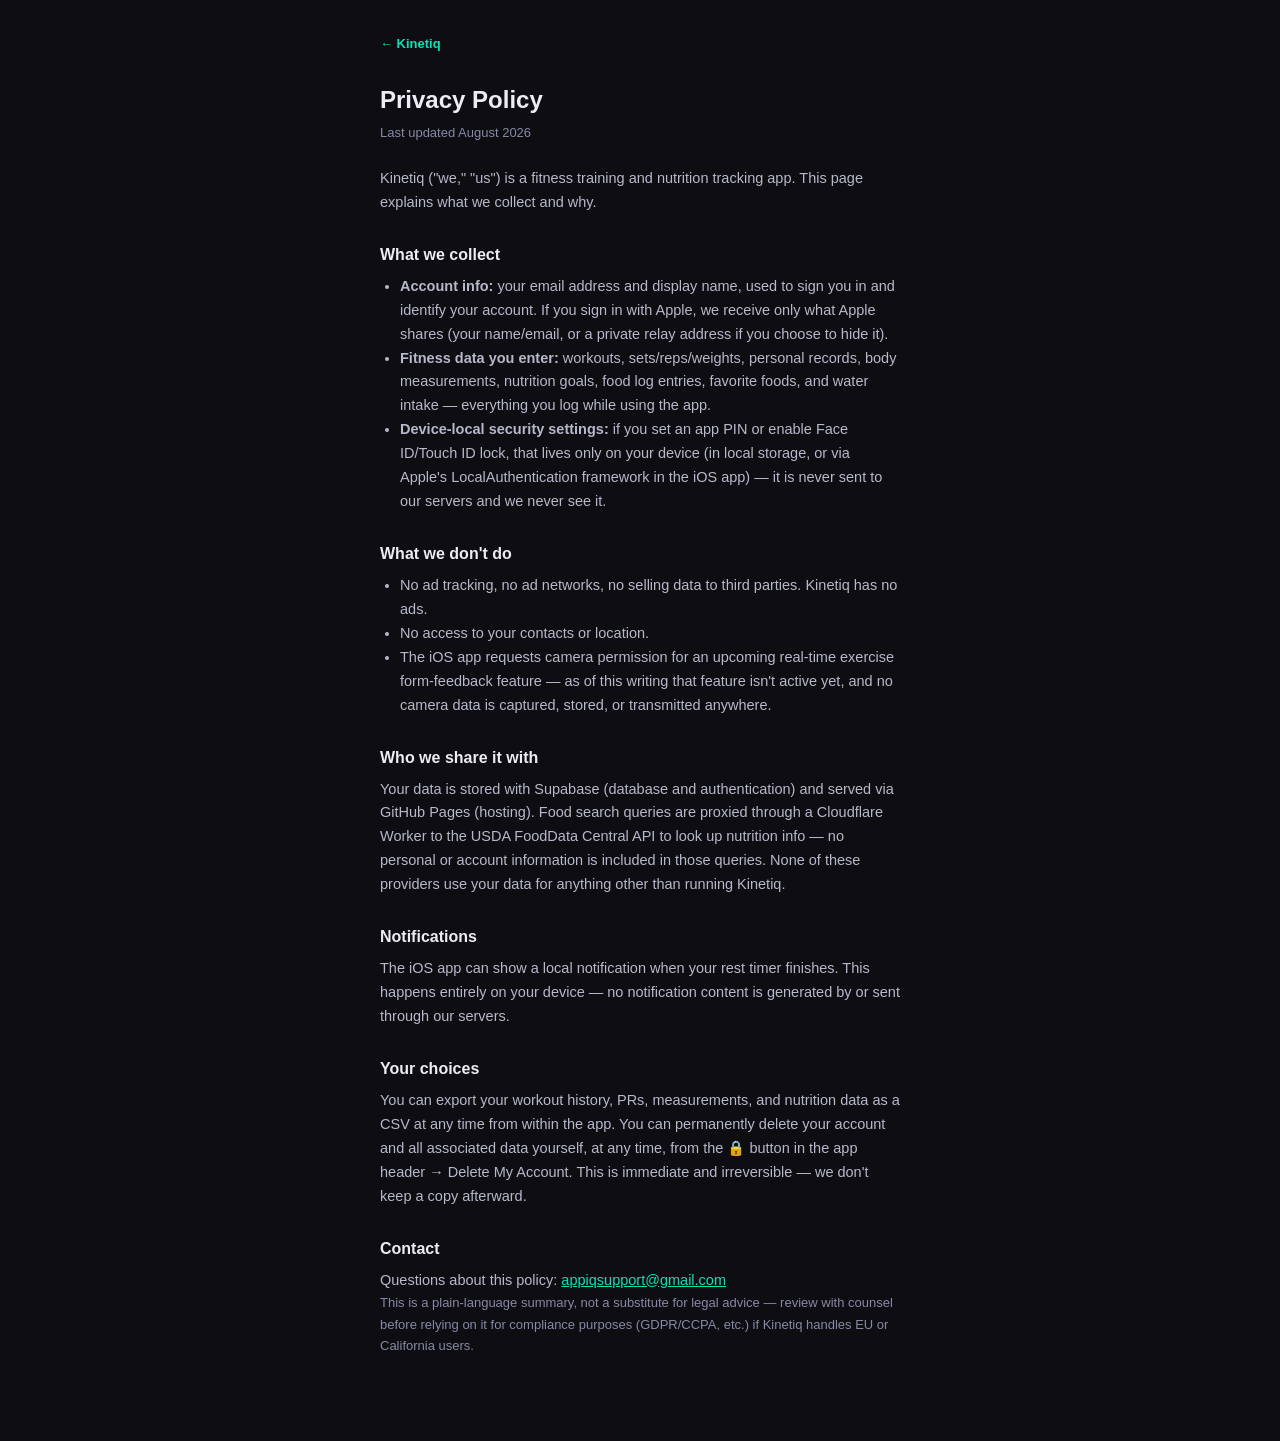
<file: privacy.html>
<!DOCTYPE html>
<html lang="en">
<head>
<meta charset="UTF-8" />
<meta name="viewport" content="width=device-width, initial-scale=1" />
<meta name="theme-color" content="#0d0d12" />
<title>Privacy Policy — Kinetiq</title>
<link rel="stylesheet" href="style.css" />
<style>
  body { background: var(--bg); }
  .doc { max-width: 560px; margin: 0 auto; padding: 32px 20px 60px; }
  .doc .back { display: inline-block; color: var(--acc); text-decoration: none; font-size: 13px; font-weight: 700; margin-bottom: 20px; }
  .doc h1 { font-size: 24px; margin: 8px 0 4px; color: var(--t1); }
  .doc .updated { color: var(--t2); font-size: 13px; margin-bottom: 24px; }
  .doc h2 { font-size: 16px; margin: 28px 0 8px; color: var(--t1); }
  .doc p, .doc li { font-size: 14.5px; line-height: 1.65; color: var(--desc); }
  .doc ul { padding-left: 20px; margin: 0; }
  .doc a { color: var(--acc); }
</style>
</head>
<body>
<div class="doc">
  <a class="back" href="index.html">&larr; Kinetiq</a>

  <h1>Privacy Policy</h1>
  <p class="updated">Last updated August 2026</p>

  <p>Kinetiq ("we," "us") is a fitness training and nutrition tracking app. This page explains what we collect and why.</p>

  <h2>What we collect</h2>
  <ul>
    <li><strong>Account info:</strong> your email address and display name, used to sign you in and identify your account. If you sign in with Apple, we receive only what Apple shares (your name/email, or a private relay address if you choose to hide it).</li>
    <li><strong>Fitness data you enter:</strong> workouts, sets/reps/weights, personal records, body measurements, nutrition goals, food log entries, favorite foods, and water intake — everything you log while using the app.</li>
    <li><strong>Device-local security settings:</strong> if you set an app PIN or enable Face ID/Touch ID lock, that lives only on your device (in local storage, or via Apple's LocalAuthentication framework in the iOS app) — it is never sent to our servers and we never see it.</li>
  </ul>

  <h2>What we don't do</h2>
  <ul>
    <li>No ad tracking, no ad networks, no selling data to third parties. Kinetiq has no ads.</li>
    <li>No access to your contacts or location.</li>
    <li>The iOS app requests camera permission for an upcoming real-time exercise form-feedback feature — as of this writing that feature isn't active yet, and no camera data is captured, stored, or transmitted anywhere.</li>
  </ul>

  <h2>Who we share it with</h2>
  <p>Your data is stored with Supabase (database and authentication) and served via GitHub Pages (hosting). Food search queries are proxied through a Cloudflare Worker to the USDA FoodData Central API to look up nutrition info — no personal or account information is included in those queries. None of these providers use your data for anything other than running Kinetiq.</p>

  <h2>Notifications</h2>
  <p>The iOS app can show a local notification when your rest timer finishes. This happens entirely on your device — no notification content is generated by or sent through our servers.</p>

  <h2>Your choices</h2>
  <p>You can export your workout history, PRs, measurements, and nutrition data as a CSV at any time from within the app. You can permanently delete your account and all associated data yourself, at any time, from the 🔒 button in the app header → Delete My Account. This is immediate and irreversible — we don't keep a copy afterward.</p>

  <h2>Contact</h2>
  <p>Questions about this policy: <a href="mailto:appiqsupport@gmail.com">appiqsupport@gmail.com</a></p>

  <p class="updated">This is a plain-language summary, not a substitute for legal advice — review with counsel before relying on it for compliance purposes (GDPR/CCPA, etc.) if Kinetiq handles EU or California users.</p>
</div>
</body>
</html>
</file>
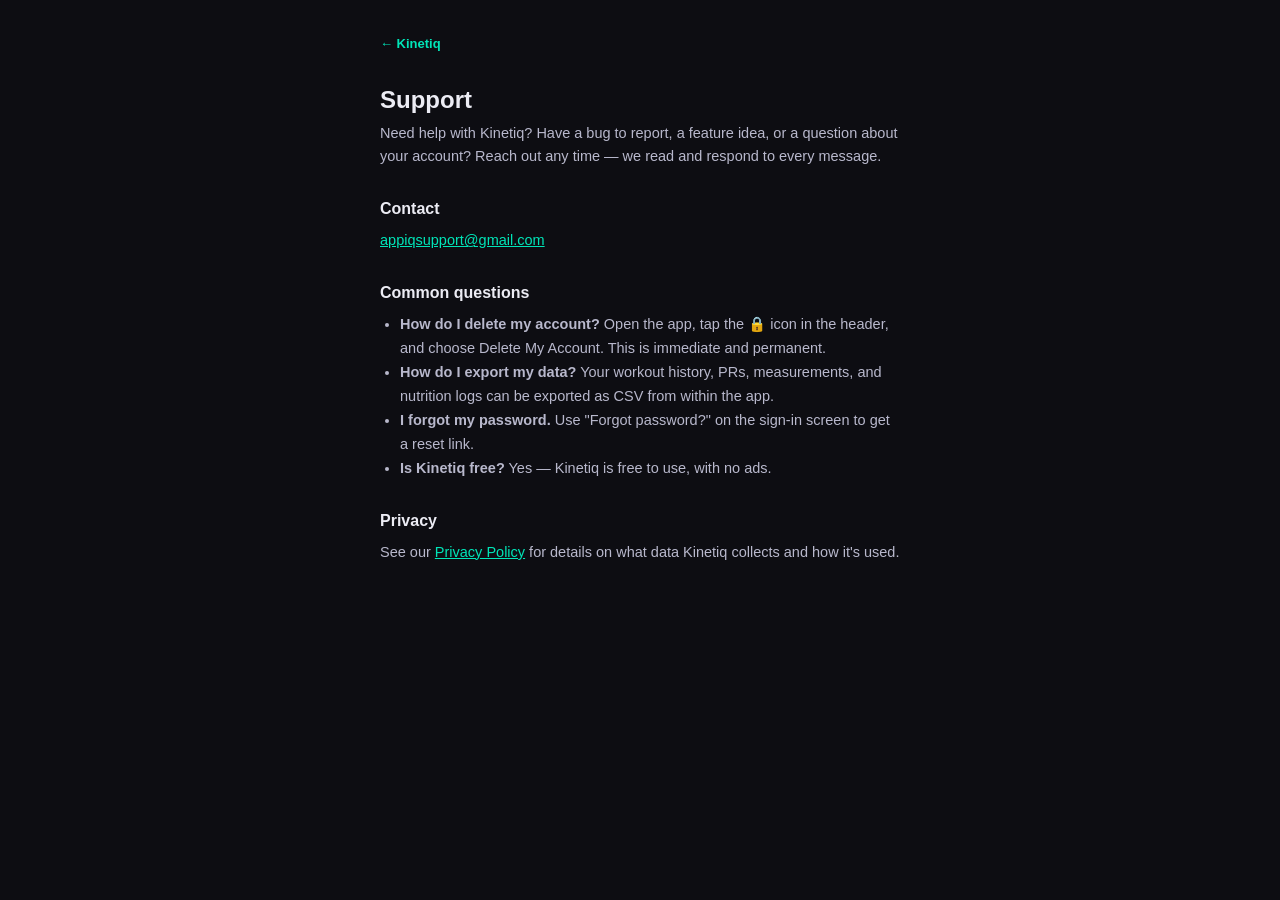
<file: support.html>
<!DOCTYPE html>
<html lang="en">
<head>
<meta charset="UTF-8" />
<meta name="viewport" content="width=device-width, initial-scale=1" />
<meta name="theme-color" content="#0d0d12" />
<title>Support — Kinetiq</title>
<link rel="stylesheet" href="style.css" />
<style>
  body { background: var(--bg); }
  .doc { max-width: 560px; margin: 0 auto; padding: 32px 20px 60px; }
  .doc .back { display: inline-block; color: var(--acc); text-decoration: none; font-size: 13px; font-weight: 700; margin-bottom: 20px; }
  .doc h1 { font-size: 24px; margin: 8px 0 4px; color: var(--t1); }
  .doc h2 { font-size: 16px; margin: 28px 0 8px; color: var(--t1); }
  .doc p, .doc li { font-size: 14.5px; line-height: 1.65; color: var(--desc); }
  .doc ul { padding-left: 20px; margin: 0; }
  .doc a { color: var(--acc); }
</style>
</head>
<body>
<div class="doc">
  <a class="back" href="index.html">&larr; Kinetiq</a>

  <h1>Support</h1>

  <p>Need help with Kinetiq? Have a bug to report, a feature idea, or a question about your account? Reach out any time — we read and respond to every message.</p>

  <h2>Contact</h2>
  <p><a href="mailto:appiqsupport@gmail.com">appiqsupport@gmail.com</a></p>

  <h2>Common questions</h2>
  <ul>
    <li><strong>How do I delete my account?</strong> Open the app, tap the 🔒 icon in the header, and choose Delete My Account. This is immediate and permanent.</li>
    <li><strong>How do I export my data?</strong> Your workout history, PRs, measurements, and nutrition logs can be exported as CSV from within the app.</li>
    <li><strong>I forgot my password.</strong> Use "Forgot password?" on the sign-in screen to get a reset link.</li>
    <li><strong>Is Kinetiq free?</strong> Yes — Kinetiq is free to use, with no ads.</li>
  </ul>

  <h2>Privacy</h2>
  <p>See our <a href="privacy.html">Privacy Policy</a> for details on what data Kinetiq collects and how it's used.</p>
</div>
</body>
</html>
</file>
<file: style.css>
/* ===== RESET & ROOT ===== */
*, *::before, *::after { box-sizing: border-box; margin: 0; padding: 0; }

:root {
  /* Background layers */
  --bg:      #0d0d12;
  --bg2:     #13131a;
  --bg3:     #1c1c26;
  --bg4:     #252530;
  --border:  #2e2e3e;
  
  /* Accent colors — IQ Brand */
  --acc:     #00e5b8;   /* IQ teal — primary brand color */
  --acc2:    #ff6030;   /* orange — intensity, danger, secondary */
  --acc3:    #30b8ff;   /* blue — info, charts, AI */
  --ok:      #30e87a;
  --danger:  #ff3a4a;
  
  /* Text colors */
  --t1:      #ececf4;
  --t2:      #8888a8;
  --t3:      #4a4a64;
  --desc:    #b8b8cc; /* brighter than --t2, for description/body copy meant to be read carefully */
  
  /* Program colors - Core Cycle (Blue/Purple family) */
  --prog-strong:      linear-gradient(135deg, #667eea 0%, #764ba2 100%);
  --prog-strong-solid: #667eea;
  --prog-hypertrophy: linear-gradient(135deg, #f093fb 0%, #f5576c 100%);
  --prog-hypertrophy-solid: #f093fb;
  --prog-balance:     linear-gradient(135deg, #4facfe 0%, #00f2fe 100%);
  --prog-balance-solid: #4facfe;
  --prog-deload:      linear-gradient(135deg, #43e97b 0%, #38f9d7 100%);
  --prog-deload-solid: #43e97b;
  
  /* Program colors - Standalone (Green/Teal family) */
  --prog-mobility:    linear-gradient(135deg, #fa709a 0%, #fee140 100%);
  --prog-mobility-solid: #fa709a;
  --prog-hiit:        linear-gradient(135deg, #ff9a56 0%, #ff6a88 100%);
  --prog-hiit-solid: #ff9a56;
  --prog-resilience:  linear-gradient(135deg, #a8edea 0%, #fed6e3 100%);
  --prog-resilience-solid: #a8edea;
  
  /* Elevation shadows */
  --shadow-sm: 0 1px 2px 0 rgba(0, 0, 0, 0.3);
  --shadow-md: 0 4px 6px -1px rgba(0, 0, 0, 0.4), 0 2px 4px -1px rgba(0, 0, 0, 0.3);
  --shadow-lg: 0 10px 15px -3px rgba(0, 0, 0, 0.5), 0 4px 6px -2px rgba(0, 0, 0, 0.3);
  --shadow-xl: 0 20px 25px -5px rgba(0, 0, 0, 0.6), 0 10px 10px -5px rgba(0, 0, 0, 0.4);
  
  /* Dimensions */
  --nav-h:    56px;
  --topbar-h: calc(var(--nav-h) + env(safe-area-inset-top, 0px));
  --tab-h:    58px;
  --radius-sm: 8px;
  --radius-md: 12px;
  --radius-lg: 16px;
}

html {
  -webkit-text-size-adjust: 100%;
  text-size-adjust: 100%;
}

body {
  font-family: -apple-system, BlinkMacSystemFont, "Segoe UI", Roboto, Helvetica, Arial, sans-serif;
  background-color: var(--bg);
  color: var(--t1);
  font-size: 15px;
  line-height: 1.5;
  min-height: 100vh;
  -webkit-font-smoothing: antialiased;
  -moz-osx-font-smoothing: grayscale;
}

/* ===== TOPBAR ===== */
#topbar {
  position: fixed;
  top: 0; left: 0; right: 0;
  z-index: 100;
  height: var(--topbar-h);
  display: flex;
  align-items: center;
  justify-content: space-between;
  padding: 0 16px;
  padding-top: env(safe-area-inset-top, 0px);
  background-color: var(--bg);
  border-bottom: 1px solid var(--border);
}

#logo {
  font-size: 20px;
  font-weight: 900;
  letter-spacing: 2px;
  color: var(--acc);
}

#topbar-right {
  display: flex;
  align-items: center;
  gap: 8px;
}

/* Hide trophy button on mobile (use tab bar instead) */
#trophy-btn {
  display: none;
}

#pill {
  display: none;
  align-items: center;
  gap: 6px;
  background-color: var(--acc2);
  color: #fff;
  padding: 6px 12px;
  border-radius: 20px;
  border: none;
  font-size: 13px;
  font-weight: 700;
  cursor: pointer;
  font-family: inherit;
}
#pill.show { display: flex; }

#rt-pill {
  display: none;
  align-items: center;
  gap: 6px;
  background-color: var(--acc);
  color: #000;
  padding: 6px 12px;
  border-radius: 20px;
  border: none;
  font-size: 13px;
  font-weight: 700;
  cursor: pointer;
  font-family: inherit;
  animation: pulseRT 1.5s ease-in-out infinite;
}
#rt-pill.show { display: flex; }
@keyframes pulseRT {
  0%, 100% { opacity: 1; }
  50% { opacity: 0.7; }
}

#nav-desktop { display: none; }

/* ===== BOTTOM TAB BAR ===== */
#tab-bar {
  position: fixed;
  bottom: 0; left: 0; right: 0;
  z-index: 100;
  display: flex;
  background-color: var(--bg2);
  border-top: 1px solid var(--border);
  padding-bottom: env(safe-area-inset-bottom, 0px);
}

.tab {
  flex: 1;
  display: flex;
  flex-direction: column;
  align-items: center;
  justify-content: center;
  gap: 2px;
  padding: 8px 4px;
  border: none;
  background: transparent;
  color: var(--t3);
  font-size: 10px;
  font-weight: 600;
  cursor: pointer;
  font-family: inherit;
}
.tab span { font-size: 20px; line-height: 1; }
.tab.active { color: var(--acc); }

/* ===== PAGE WRAP ===== */
#page-wrap {
  padding-top: calc(var(--topbar-h) + 12px);
  padding-bottom: calc(var(--tab-h) + env(safe-area-inset-bottom, 0px) + 12px);
}

/* ===== VIEWS ===== */
.view {
  display: none;
  flex-direction: column;
  gap: 14px;
  padding: 0 14px;
}
.view.active { 
  display: flex; 
  animation: fadeIn 0.3s cubic-bezier(0.4, 0, 0.2, 1);
}

@keyframes fadeIn {
  from {
    opacity: 0;
    transform: translateY(10px);
  }
  to {
    opacity: 1;
    transform: translateY(0);
  }
}

/* ===== BUTTONS ===== */
.btn-p, .btn-s, .btn-d, .btn-g {
  display: inline-flex;
  align-items: center;
  justify-content: center;
  gap: 6px;
  border-radius: 10px;
  border: none;
  font-family: inherit;
  font-weight: 700;
  cursor: pointer;
  padding: 11px 18px;
  font-size: 14px;
  text-align: center;
  white-space: nowrap;
  -webkit-tap-highlight-color: transparent;
  transition: all 0.2s cubic-bezier(0.4, 0, 0.2, 1);
  box-shadow: var(--shadow-sm);
}
.btn-p { background-color: var(--acc); color: #000; }
.btn-p:hover { transform: translateY(-1px); box-shadow: var(--shadow-md); filter: brightness(1.1); }
.btn-p:active { transform: translateY(0); box-shadow: var(--shadow-sm); }

.btn-s { background-color: var(--bg3); color: var(--t1); border: 1px solid var(--border); }
.btn-s:hover { background-color: var(--bg4); border-color: var(--t3); transform: translateY(-1px); box-shadow: var(--shadow-md); }
.btn-s:active { transform: translateY(0); box-shadow: var(--shadow-sm); }

.btn-d { background-color: var(--danger); color: #fff; }
.btn-d:hover { transform: translateY(-1px); box-shadow: var(--shadow-md); filter: brightness(1.1); }
.btn-d:active { transform: translateY(0); box-shadow: var(--shadow-sm); }

.btn-g { background-color: transparent; color: var(--t2); border: 1px solid var(--border); }
.btn-g:hover { color: var(--t1); border-color: var(--t3); background-color: var(--bg3); }

.btn-sm { padding: 8px 14px; font-size: 13px; }
.btn-xs { padding: 6px 11px; font-size: 12px; }

/* ===== CARDS ===== */
.card {
  background-color: var(--bg2);
  border: 1px solid var(--border);
  border-radius: var(--radius-md);
  overflow: hidden;
  box-shadow: var(--shadow-sm);
  transition: all 0.2s cubic-bezier(0.4, 0, 0.2, 1);
}
.card-h {
  padding: 13px 16px;
  border-bottom: 1px solid var(--border);
  font-weight: 700;
  font-size: 14px;
}
.card-b { padding: 12px; }

/* ===== STAT GRID ===== */
.stat-grid {
  display: grid;
  grid-template-columns: 1fr 1fr;
  gap: 10px;
  padding: 0 2px; /* Add small padding to prevent edge overflow */
}
.stat-card {
  background: linear-gradient(135deg, var(--bg2) 0%, var(--bg3) 100%);
  border: 1px solid var(--border);
  border-radius: var(--radius-md);
  padding: 14px 15px;
  position: relative;
  overflow: hidden;
  box-shadow: var(--shadow-sm);
  transition: all 0.2s cubic-bezier(0.4, 0, 0.2, 1);
}
.stat-card:hover {
  transform: translateY(-2px);
  box-shadow: var(--shadow-md);
  border-color: var(--t3);
}
.stat-card::before {
  content: '';
  position: absolute;
  top: 0; left: 0;
  width: 3px; height: 100%;
}
.s1::before { background: linear-gradient(180deg, var(--acc) 0%, var(--acc2) 100%); }
.s2::before { background: linear-gradient(180deg, var(--acc2) 0%, #ff8a50 100%); }
.s3::before { background: linear-gradient(180deg, var(--acc3) 0%, #50d4ff 100%); }
.s4::before { background: linear-gradient(180deg, var(--ok) 0%, #50ffa8 100%); }
.sl { font-size: 10px; font-weight: 700; color: var(--t3); text-transform: uppercase; letter-spacing: 0.8px; display: flex; align-items: center; gap: 4px; }
.stat-icon { font-size: 14px; opacity: 0.8; }
.sv { font-size: 30px; font-weight: 900; color: var(--t1); line-height: 1.1; margin-top: 3px; }
.ss { font-size: 11px; color: var(--t2); margin-top: 1px; }

/* ===== PROGRESS INDICATORS ===== */
.progress-item {
  margin-bottom: 16px;
}
.progress-item:last-child {
  margin-bottom: 0;
}
.progress-header {
  display: flex;
  justify-content: space-between;
  align-items: center;
  margin-bottom: 8px;
}
.progress-label {
  font-size: 14px;
  font-weight: 700;
  color: var(--t1);
}
.progress-pct {
  font-size: 13px;
  font-weight: 700;
  color: var(--acc);
}
.progress-bar-container {
  height: 8px;
  background: var(--bg4);
  border-radius: 12px;
  overflow: hidden;
  position: relative;
}
.progress-bar-fill {
  height: 100%;
  background: linear-gradient(90deg, var(--acc) 0%, var(--acc2) 100%);
  border-radius: 12px;
  width: 0%;
  transition: width 0.6s cubic-bezier(0.4, 0, 0.2, 1);
}
.progress-sub {
  font-size: 11px;
  color: var(--t2);
  margin-top: 6px;
}
.trend-up {
  color: var(--ok);
}
.trend-up::before {
  content: '↑ ';
  font-size: 13px;
}
.trend-down {
  color: var(--danger);
}
.trend-down::before {
  content: '↓ ';
  font-size: 13px;
}
.streak-milestone {
  color: var(--acc);
  font-weight: 700;
}

/* ===== SECTION LABEL ===== */
.sec-lbl {
  font-size: 11px;
  font-weight: 700;
  color: var(--t3);
  text-transform: uppercase;
  letter-spacing: 0.8px;
}

/* ===== PAGE HEADER ===== */
.ph {
  display: flex;
  align-items: flex-start;
  justify-content: space-between;
  gap: 10px;
  padding: 4px 0;
}
.ptitle { font-size: 30px; font-weight: 900; color: var(--t1); }
.psub { font-size: 12px; color: var(--t2); }

/* ===== ROW ITEMS ===== */
.row-item {
  display: flex;
  align-items: center;
  justify-content: space-between;
  padding: 12px 14px;
  gap: 10px;
  cursor: pointer;
  border-bottom: 1px solid var(--border);
  -webkit-tap-highlight-color: transparent;
  background-color: transparent;
  border-left: none;
  border-right: none;
  border-top: none;
  width: 100%;
  text-align: left;
  font-family: inherit;
  color: var(--t1);
}
.row-item:last-child { border-bottom: none; }
.row-name { font-weight: 600; font-size: 14px; color: var(--t1); }
.row-meta { font-size: 12px; color: var(--t2); margin-top: 2px; }

/* ===== PROGRAM CARDS ===== */
.prog-card {
  background-color: var(--bg2);
  border: 1px solid var(--border);
  border-radius: var(--radius-md);
  overflow: hidden;
  cursor: pointer;
  margin-bottom: 12px;
  display: block;
  width: 100%;
  text-align: left;
  font-family: inherit;
  color: var(--t1);
  -webkit-tap-highlight-color: transparent;
  box-shadow: var(--shadow-sm);
  transition: all 0.2s cubic-bezier(0.4, 0, 0.2, 1);
}
.prog-card:hover {
  transform: translateY(-2px);
  box-shadow: var(--shadow-md);
  border-color: var(--t3);
}
.prog-card:last-child { margin-bottom: 0; }
.prog-banner { height: 4px; display: block; width: 100%; }
.bm { background: linear-gradient(90deg, #00e5b8, #00b4d8, #30b8ff); }   /* built-in: teal → blue */
.bai { background: linear-gradient(90deg, #30b8ff, #00e5b8); }            /* AI import: blue → teal */
.bdef { background: linear-gradient(90deg, #00e5b8, #00c49a); }           /* custom/default: teal */

/* Program-specific colors */
.prog-strong .prog-banner { background: var(--prog-strong); }
.prog-hypertrophy .prog-banner { background: var(--prog-hypertrophy); }
.prog-balance .prog-banner { background: var(--prog-balance); }
.prog-deload .prog-banner { background: var(--prog-deload); }
.prog-mobility .prog-banner { background: var(--prog-mobility); }
.prog-hiit .prog-banner { background: var(--prog-hiit); }
.prog-resilience .prog-banner { background: var(--prog-resilience); }

.prog-body { padding: 14px 15px; }
.prog-title-row { margin-bottom: 6px; }
.prog-category {
  display: inline-flex;
  align-items: center;
  gap: 4px;
  font-size: 10px;
  font-weight: 700;
  padding: 3px 8px;
  border-radius: 12px;
  text-transform: uppercase;
  letter-spacing: 0.5px;
}
.core-cycle {
  background: linear-gradient(135deg, rgba(102, 126, 234, 0.15), rgba(118, 75, 162, 0.15));
  color: #a4b1ff;
  border: 1px solid rgba(102, 126, 234, 0.3);
}
.standalone {
  background: linear-gradient(135deg, rgba(67, 233, 123, 0.15), rgba(56, 249, 215, 0.15));
  color: #6effc9;
  border: 1px solid rgba(67, 233, 123, 0.3);
}
.prog-title { font-size: 19px; font-weight: 900; color: var(--t1); }
.prog-desc {
  font-size: 14px;
  color: var(--desc);
  margin-top: 6px;
  line-height: 1.55;
  display: -webkit-box;
  -webkit-line-clamp: 2;
  -webkit-box-orient: vertical;
  overflow: hidden;
}
.prog-tags { display: flex; gap: 6px; margin-top: 12px; flex-wrap: wrap; }
.prog-tag { font-size: 11px; padding: 3px 9px; border-radius: 20px; background-color: var(--bg3); color: var(--t2); border: 1px solid var(--border); font-weight: 500; }
/* ===== EXERCISE LIBRARY ROWS ===== */
.ex-lib-row {
  padding: 12px 4px;
  margin: 0 -4px;
  border-bottom: 1px solid var(--border);
  cursor: pointer;
  border-radius: 8px;
  transition: background-color 0.15s ease;
}
.ex-lib-row:last-child { border-bottom: none; }
.ex-lib-row:active { background-color: var(--bg3); }
@media (hover: hover) {
  .ex-lib-row:hover { background-color: var(--bg2); }
}
.ex-lib-name {
  font-size: 15px;
  font-weight: 600;
  color: var(--t1);
  margin-bottom: 4px;
}
.ex-lib-meta {
  display: flex;
  align-items: center;
  gap: 6px;
  flex-wrap: wrap;
}
.ex-lib-badge {
  font-size: 11px;
  font-weight: 700;
  padding: 2px 8px;
  border-radius: 10px;
  border: 1px solid;
}
.ex-lib-sep { color: var(--t3); font-size: 12px; }
.ex-lib-equip { font-size: 12px; color: var(--t2); }

/* ===== ADMIN ===== */
.admin-search-row {
  display: flex;
  justify-content: space-between;
  align-items: center;
  padding: 10px 0;
  border-bottom: 1px solid var(--border);
  cursor: pointer;
}
.admin-search-row:last-child { border-bottom: none; }
.admin-search-row:hover { background-color: var(--bg3); }
.admin-search-email { font-size: 14px; font-weight: 600; color: var(--t1); }
.admin-search-tier { font-size: 11px; color: var(--t3); text-transform: uppercase; }

.admin-prog-row {
  display: flex;
  justify-content: space-between;
  align-items: center;
  padding: 12px 0;
  border-bottom: 1px solid var(--border);
}
.admin-prog-row:last-child { border-bottom: none; }
.admin-prog-name { font-size: 14px; font-weight: 600; color: var(--t1); }

.toggle-switch {
  position: relative;
  display: inline-block;
  width: 46px;
  height: 26px;
  flex-shrink: 0;
  cursor: pointer;
}
.toggle-switch input { opacity: 0; width: 0; height: 0; }
.toggle-slider {
  position: absolute;
  inset: 0;
  background-color: var(--bg4);
  border: 1px solid var(--border);
  border-radius: 26px;
  transition: all 0.2s ease;
}
.toggle-slider::before {
  content: '';
  position: absolute;
  height: 20px;
  width: 20px;
  left: 2px;
  top: 2px;
  background-color: var(--t2);
  border-radius: 50%;
  transition: all 0.2s ease;
}
.toggle-switch input:checked + .toggle-slider {
  background-color: var(--acc);
  border-color: var(--acc);
}
.toggle-switch input:checked + .toggle-slider::before {
  transform: translateX(20px);
  background-color: #000;
}

/* ===== FOCUS AREA PICKER ===== */
.focus-pick-btn {
  display: flex;
  flex-direction: column;
  align-items: flex-start;
  gap: 3px;
  width: 100%;
  padding: 12px 14px;
  background-color: var(--bg3);
  border: 1px solid var(--border);
  border-radius: 10px;
  cursor: pointer;
  text-align: left;
  font-family: inherit;
  transition: all 0.15s ease;
}
.focus-pick-btn:hover { background-color: var(--bg4); border-color: var(--acc); }
.focus-pick-btn:active { transform: scale(0.98); }
.focus-pick-area { font-size: 15px; font-weight: 700; color: var(--t1); }
.focus-pick-ex { font-size: 12px; color: var(--t2); }

/* ===== EXERCISE LIBRARY FILTER CHIPS ===== */
.ex-filter-chip {
  flex-shrink: 0;
  padding: 6px 14px;
  border-radius: 20px;
  border: 1px solid var(--border);
  cursor: pointer;
  font-size: 12px;
  font-weight: 600;
  font-family: inherit;
  background: var(--bg3);
  color: var(--t2);
  transition: all 0.15s ease;
}
.ex-filter-chip.active {
  background: var(--acc);
  color: #000;
  border-color: var(--acc);
}

.prog-foot {
  padding: 10px 15px;
  border-top: 1px solid var(--border);
  display: flex;
  justify-content: space-between;
  align-items: center;
}
.pdots { display: flex; gap: 5px; align-items: center; }
.pdot { width: 8px; height: 8px; border-radius: 50%; background-color: var(--bg4); border: 1px solid var(--border); display: inline-block; }
.pdot.on { background-color: var(--acc); border-color: var(--acc); }
.prog-arrow { font-size: 13px; font-weight: 700; color: var(--acc); }

/* ===== COMING SOON PROGRAM CARDS ===== */
.cs-section-label {
  font-size: 11px;
  font-weight: 700;
  text-transform: uppercase;
  letter-spacing: 1px;
  color: var(--t3);
  margin: 20px 0 10px;
  padding-left: 2px;
}
.prog-card-cs {
  background-color: var(--bg2);
  border: 1px solid var(--border);
  border-radius: var(--radius-md);
  overflow: hidden;
  margin-bottom: 12px;
  display: block;
  width: 100%;
  text-align: left;
  cursor: default;
  box-shadow: var(--shadow-sm);
  opacity: 0.82;
}
.prog-cat-cs {
  background: rgba(255,255,255,0.06);
  color: var(--t2);
  border: 1px solid var(--border);
  font-size: 10px;
  font-weight: 700;
  padding: 3px 8px;
  border-radius: 12px;
  text-transform: uppercase;
  letter-spacing: 0.5px;
  display: inline-flex;
  align-items: center;
  gap: 4px;
}
.prog-title-cs { color: var(--t2); }
.prog-foot-cs {
  padding: 10px 15px;
  border-top: 1px solid var(--border);
  display: flex;
  justify-content: space-between;
  align-items: center;
}
.cs-unlock-label {
  font-size: 13px;
  font-weight: 700;
  display: flex;
  align-items: center;
  gap: 5px;
}
.cs-notify-hint {
  font-size: 11px;
  color: var(--t3);
  font-style: italic;
}

/* ===== CHIPS ===== */
.chip { display: inline-flex; align-items: center; padding: 3px 9px; border-radius: 20px; font-size: 11px; font-weight: 700; }
.cg { background-color: rgba(48,232,122,.12); color: #30e87a; border: 1px solid rgba(48,232,122,.25); }
.cy { background-color: rgba(0,229,184,.12); color: #00e5b8; border: 1px solid rgba(0,229,184,.25); }
.co { background-color: rgba(255,96,48,.12); color: #ff6030; border: 1px solid rgba(255,96,48,.25); }
.cb { background-color: rgba(48,184,255,.12); color: #30b8ff; border: 1px solid rgba(48,184,255,.25); }

/* ===== UPLOAD ZONE ===== */
.upload-zone {
  border: 2px dashed var(--border);
  border-radius: 14px;
  padding: 28px 16px;
  text-align: center;
  cursor: pointer;
  background-color: var(--bg2);
  -webkit-tap-highlight-color: transparent;
}
.upload-zone.dov { border-color: var(--acc); background-color: rgba(0,229,184,.04); }
#fi { display: none; }
.uico { font-size: 34px; margin-bottom: 8px; }
.utitle { font-size: 16px; font-weight: 700; color: var(--t1); margin-bottom: 4px; }
.uhint { font-size: 13px; color: var(--t2); line-height: 1.5; }
.uchips { display: flex; gap: 6px; justify-content: center; flex-wrap: wrap; margin-top: 10px; }

/* ===== SAVE BANNER ===== */
.save-banner {
  display: none;
  background-color: rgba(48,232,122,.15);
  border: 1px solid rgba(48,232,122,.3);
  border-radius: 10px;
  padding: 10px 14px;
  color: #30e87a;
  font-size: 13px;
  font-weight: 600;
}
.save-banner.show { display: block; }

/* ===== AI LOADING ===== */
.ai-load { display: none; flex-direction: column; align-items: center; gap: 12px; padding: 36px 20px; text-align: center; }
.ai-load.show { display: flex; }
.spin {
  width: 36px; height: 36px;
  border: 3px solid var(--border);
  border-top-color: var(--acc);
  border-radius: 50%;
  animation: spin 0.8s linear infinite;
}
@keyframes spin { to { transform: rotate(360deg); } }
.ai-txt { font-size: 14px; font-weight: 700; color: var(--t1); }
.ai-sub { font-size: 12px; color: var(--t2); }

/* ===== PROGRAM DETAIL ===== */
#pd-back {
  padding: 10px 14px;
  border-bottom: 1px solid var(--border);
  display: flex;
  align-items: center;
  gap: 8px;
  background-color: var(--bg);
}
.back-btn {
  background: none; border: none; color: var(--t2);
  font-size: 14px; font-weight: 600; cursor: pointer;
  font-family: inherit; padding: 4px 0;
  -webkit-tap-highlight-color: transparent;
}
#pd-bc { color: var(--t3); font-size: 12px; overflow: hidden; text-overflow: ellipsis; white-space: nowrap; flex: 1; }

#pd-hdr { padding: 14px 15px; border-bottom: 1px solid var(--border); background-color: var(--bg2); }
.pd-top { display: flex; flex-direction: column; gap: 12px; }
.pd-top-info { min-width: 0; }
.pd-top-actions { display: flex; gap: 8px; }
#pd-title { font-size: 24px; font-weight: 900; color: var(--t1); }
#pd-desc { font-size: 14px; color: var(--desc); margin-top: 4px; line-height: 1.5; }

#phase-scroll {
  display: flex;
  gap: 8px;
  overflow-x: auto;
  padding: 10px 14px;
  border-bottom: 1px solid var(--border);
  background-color: var(--bg);
  -webkit-overflow-scrolling: touch;
  scrollbar-width: thin;
  scrollbar-color: var(--border) transparent;
  position: sticky;
  top: var(--topbar-h);
  z-index: 90;
}
#phase-scroll::-webkit-scrollbar { 
  height: 6px; 
}
#phase-scroll::-webkit-scrollbar-track {
  background: transparent;
}
#phase-scroll::-webkit-scrollbar-thumb {
  background: var(--border);
  border-radius: 3px;
}
#phase-scroll::-webkit-scrollbar-thumb:hover {
  background: var(--t3);
}

.ptab {
  padding: 7px 16px;
  border-radius: 20px;
  border: 1px solid var(--border);
  background-color: var(--bg3);
  color: var(--t2);
  font-size: 13px;
  font-weight: 600;
  cursor: pointer;
  white-space: nowrap;
  flex-shrink: 0;
  font-family: inherit;
  -webkit-tap-highlight-color: transparent;
}
.ptab.active { background-color: var(--acc); color: #000; border-color: var(--acc); }

#pd-body { padding: 12px 14px; display: flex; flex-direction: column; gap: 12px; }

.phase-info {
  background-color: var(--bg3);
  border: 1px solid var(--border);
  border-radius: 12px;
  padding: 13px 15px;
  display: flex;
  gap: 14px;
  flex-wrap: wrap;
}
.pi-l { font-size: 10px; font-weight: 700; color: var(--t3); text-transform: uppercase; letter-spacing: 0.7px; }
.pi-v { font-size: 13px; font-weight: 600; color: var(--t1); margin-top: 2px; }

.week-block {
  background-color: var(--bg2);
  border: 1px solid var(--border);
  border-radius: 12px;
  overflow: hidden;
}
.week-hd {
  padding: 12px 14px;
  background-color: var(--bg3);
  border-bottom: 1px solid var(--border);
  display: flex;
  align-items: center;
  justify-content: space-between;
  cursor: pointer;
  width: 100%;
  text-align: left;
  border-left: none; border-right: none; border-top: none;
  font-family: inherit;
  color: var(--t1);
  -webkit-tap-highlight-color: transparent;
}
.week-title { font-weight: 700; font-size: 14px; color: var(--t1); }
.week-badge { font-size: 11px; padding: 3px 9px; border-radius: 20px; background-color: var(--bg4); color: var(--t2); }
.week-arr { color: var(--t3); font-size: 12px; }
.week-body { display: none; padding: 10px; flex-direction: column; gap: 8px; }

.day-card {
  border: 1px solid var(--border);
  border-radius: 10px;
  overflow: hidden;
}
.day-hd {
  padding: 11px 13px;
  background-color: var(--bg3);
  display: flex;
  align-items: center;
  justify-content: space-between;
  gap: 8px;
  cursor: pointer;
  width: 100%;
  text-align: left;
  border: none;
  font-family: inherit;
  color: var(--t1);
  -webkit-tap-highlight-color: transparent;
}
.day-dot { width: 8px; height: 8px; border-radius: 50%; flex-shrink: 0; display: inline-block; }
.day-name-txt { font-weight: 700; font-size: 13px; color: var(--t1); overflow: hidden; text-overflow: ellipsis; white-space: nowrap; }
.day-meta { font-size: 11px; color: var(--t2); margin-top: 2px; }
.day-body { display: none; padding: 10px; flex-direction: column; gap: 6px; }

.ex-row {
  display: flex;
  align-items: flex-start;
  justify-content: space-between;
  padding: 9px 11px;
  background-color: var(--bg4);
  border-radius: 8px;
  gap: 8px;
}
.ex-name { font-size: 13px; font-weight: 600; color: var(--t1); flex: 1; }
.ex-note { font-size: 11px; color: var(--t2); margin-top: 2px; }
.ex-badges { display: flex; gap: 5px; flex-shrink: 0; }
.badge-s { font-size: 11px; padding: 3px 8px; border-radius: 6px; background-color: var(--bg3); color: var(--acc3); border: 1px solid var(--border); font-family: monospace; }
.badge-r { font-size: 11px; padding: 3px 8px; border-radius: 6px; background-color: var(--bg3); color: var(--acc); border: 1px solid var(--border); font-family: monospace; }
.sep-row { padding: 4px 10px; font-size: 10px; font-weight: 700; color: var(--t3); text-transform: uppercase; letter-spacing: 0.8px; background-color: var(--bg3); border-radius: 5px; }

.focus-box { background-color: var(--bg3); border: 1px solid var(--border); border-radius: 10px; padding: 12px; }
.focus-lbl { font-size: 11px; font-weight: 700; color: var(--acc2); text-transform: uppercase; letter-spacing: 0.8px; margin-bottom: 10px; }
.focus-grid { display: grid; grid-template-columns: 1fr 1fr; gap: 8px; }
.fc-n { font-size: 10px; font-weight: 700; color: var(--acc3); text-transform: uppercase; letter-spacing: 0.5px; margin-bottom: 3px; }
.fc-i { font-size: 11px; color: var(--t1); line-height: 1.6; }

/* ===== ACTIVE WORKOUT ===== */
#wtop {
  position: sticky;
  top: var(--topbar-h);
  z-index: 90;
  padding: 14px 16px;
  border-bottom: 1px solid var(--border);
  background: linear-gradient(135deg, var(--bg2) 0%, var(--bg3) 100%);
  display: flex;
  align-items: center;
  justify-content: space-between;
  box-shadow: var(--shadow-sm);
}
#aw-name { font-size: 18px; font-weight: 900; color: var(--t1); overflow: hidden; text-overflow: ellipsis; white-space: nowrap; max-width: 210px; }
#aw-meta { font-size: 12px; color: var(--t2); overflow: hidden; text-overflow: ellipsis; white-space: nowrap; max-width: 210px; margin-top: 2px; }
#aw-elapsed { font-size: 28px; font-weight: 900; color: var(--acc); font-family: monospace; }

#aw-body { padding: 14px; display: flex; flex-direction: column; gap: 14px; }

#wfoot {
  position: sticky;
  bottom: calc(var(--tab-h) + env(safe-area-inset-bottom, 0px));
  z-index: 90;
  padding: 12px 16px;
  border-top: 1px solid var(--border);
  background: linear-gradient(135deg, var(--bg2) 0%, var(--bg3) 100%);
  display: flex;
  align-items: center;
  justify-content: space-between;
  gap: 10px;
  box-shadow: 0 -2px 8px rgba(0,0,0,0.3);
}
#aw-prog { font-size: 13px; font-weight: 600; color: var(--t1); flex: 1; }

.aex-card { 
  background: linear-gradient(135deg, var(--bg2) 0%, var(--bg3) 100%); 
  border: 1px solid var(--border); 
  border-radius: var(--radius-md); 
  overflow: hidden;
  box-shadow: var(--shadow-sm);
  transition: all 0.2s cubic-bezier(0.4, 0, 0.2, 1);
}
.aex-card:hover {
  box-shadow: var(--shadow-md);
  border-color: var(--t3);
}
.aex-hd {
  padding: 14px 16px;
  border-bottom: 1px solid var(--border);
  background: var(--bg3);
  display: flex;
  align-items: flex-start;
  justify-content: space-between;
  gap: 12px;
}
.aex-name { font-size: 16px; font-weight: 900; color: var(--t1); }
.aex-tgt { font-size: 12px; color: var(--t2); margin-top: 3px; }
.aex-note { 
  font-size: 12px; 
  color: var(--acc2); 
  margin-top: 4px; 
  padding: 6px 10px;
  background: rgba(255, 96, 48, 0.1);
  border-radius: 6px;
  border-left: 3px solid var(--acc2);
}
.aex-ctr { font-size: 14px; font-weight: 900; }
.ex-pbar { 
  width: 70px; 
  height: 4px; 
  background-color: var(--bg4); 
  border-radius: 4px; 
  overflow: hidden; 
  margin-top: 6px;
  box-shadow: inset 0 1px 2px rgba(0,0,0,0.3);
}
.ex-pfill { 
  height: 100%; 
  background: linear-gradient(90deg, var(--acc3), var(--acc)); 
  border-radius: 4px;
  transition: width 0.3s cubic-bezier(0.4, 0, 0.2, 1);
}

.st-scroll { overflow-x: auto; -webkit-overflow-scrolling: touch; }
table.st { width: 100%; border-collapse: collapse; min-width: 300px; }
table.st th { 
  font-size: 11px; 
  font-weight: 700; 
  color: var(--t3); 
  text-transform: uppercase; 
  letter-spacing: 0.8px; 
  padding: 10px 12px; 
  text-align: left; 
  border-bottom: 1px solid var(--border);
  background: var(--bg4);
}
table.st th:nth-child(n+3) { text-align: center; }
table.st td { 
  padding: 10px 12px; 
  border-bottom: 1px solid rgba(46,46,62,.4); 
  font-size: 14px; 
  color: var(--t1);
  transition: opacity 0.2s ease;
}
table.st td:nth-child(n+3) { text-align: center; }
table.st tr:last-child td { border-bottom: none; }
table.st tr.done-row td { opacity: 0.4; }
table.st tr.done-row { background: rgba(48, 232, 122, 0.05); }

.set-inp {
  width: 66px;
  background-color: var(--bg4);
  border: 1px solid var(--border);
  border-radius: 8px;
  padding: 8px 6px;
  color: var(--t1);
  font-size: 16px;
  text-align: center;
  font-family: monospace;
  font-weight: 600;
  -webkit-appearance: none;
  appearance: none;
  transition: all 0.2s ease;
}
.set-inp:focus {
  outline: none;
  border-color: var(--acc);
  background-color: var(--bg3);
  box-shadow: 0 0 0 3px rgba(212, 240, 0, 0.1);
}

.done-btn {
  padding: 6px 14px;
  background-color: var(--bg3);
  border: 1px solid var(--border);
  border-radius: 8px;
  color: var(--t2);
  font-size: 12px;
  font-weight: 700;
  cursor: pointer;
  font-family: inherit;
  -webkit-tap-highlight-color: transparent;
  transition: all 0.2s cubic-bezier(0.4, 0, 0.2, 1);
}
.done-btn:hover {
  background-color: var(--bg4);
  transform: scale(1.05);
}
.done-btn.done {
  background: linear-gradient(135deg, var(--ok) 0%, #50ffa8 100%);
  color: #000;
  border-color: var(--ok);
  font-weight: 900;
}
.done-btn.done:hover {
  transform: scale(1.05);
  box-shadow: 0 2px 8px rgba(48, 232, 122, 0.3);
}

.add-set-btn {
  width: 100%;
  padding: 10px;
  background-color: var(--bg3);
  border: 1px dashed var(--border);
  border-radius: 8px;
  color: var(--t2);
  font-size: 13px;
  font-weight: 700;
  cursor: pointer;
  font-family: inherit;
  -webkit-tap-highlight-color: transparent;
  transition: all 0.2s ease;
  margin-top: 4px;
}
.add-set-btn:hover {
  background-color: var(--bg4);
  border-color: var(--t3);
  color: var(--t1);
  border-style: solid;
}
}
.set-inp:focus { outline: none; border-color: var(--acc); }

.done-btn {
  padding: 7px 12px;
  background-color: var(--bg4);
  border: 1px solid var(--border);
  border-radius: 7px;
  color: var(--t2);
  font-size: 12px;
  font-weight: 700;
  cursor: pointer;
  font-family: inherit;
  -webkit-tap-highlight-color: transparent;
  white-space: nowrap;
}
.done-btn.done { background-color: var(--ok); color: #000; border-color: var(--ok); }

.add-set-btn {
  width: 100%;
  padding: 10px;
  background: transparent;
  border: none;
  border-top: 1px dashed var(--border);
  color: var(--t3);
  font-size: 12px;
  font-weight: 700;
  cursor: pointer;
  font-family: inherit;
  -webkit-tap-highlight-color: transparent;
  display: block;
}

/* ===== REST TIMER ===== */
#rt-ov {
  display: none;
  position: fixed;
  top: 0; left: 0; right: 0; bottom: 0;
  z-index: 500;
  background-color: rgba(0,0,0,.88);
  backdrop-filter: blur(10px);
  align-items: center;
  justify-content: center;
}
#rt-ov.show { display: flex; }
#rt-box {
  background: linear-gradient(135deg, var(--bg2) 0%, var(--bg3) 100%);
  border: 1px solid var(--border);
  border-radius: var(--radius-lg);
  padding: 30px 24px;
  text-align: center;
  width: 320px;
  max-width: 92vw;
  box-shadow: var(--shadow-xl);
}
.rt-lbl { 
  font-size: 11px; 
  font-weight: 700; 
  color: var(--t3); 
  text-transform: uppercase; 
  letter-spacing: 1px; 
  margin-bottom: 20px; 
  display: flex;
  align-items: center;
  justify-content: center;
  gap: 6px;
}
.rt-circle-container {
  position: relative;
  width: 160px;
  height: 160px;
  margin: 0 auto 20px;
}
.rt-circle {
  width: 100%;
  height: 100%;
  transform: rotate(-90deg);
}
.rt-circle-bg {
  fill: none;
  stroke: var(--bg4);
  stroke-width: 8;
}
.rt-circle-progress {
  fill: none;
  stroke: var(--acc);
  stroke-width: 8;
  stroke-linecap: round;
  stroke-dasharray: 339.292;
  stroke-dashoffset: 0;
  transition: stroke-dashoffset 1s linear;
}
#rt-num { 
  position: absolute;
  top: 50%;
  left: 50%;
  transform: translate(-50%, -50%);
  font-size: 48px; 
  font-weight: 900; 
  color: var(--t1); 
  line-height: 1; 
  font-family: monospace; 
}
#rt-bar { width: 100%; height: 4px; background-color: var(--bg4); border-radius: 2px; margin: 14px 0; overflow: hidden; }
#rt-fill { height: 100%; background: var(--acc); border-radius: 2px; width: 100%; transition: width 1s linear; }
#rt-pre { display: flex; gap: 8px; justify-content: center; flex-wrap: wrap; margin-top: 8px; }
#rt-pre button {
  padding: 6px 14px;
  background-color: var(--bg3);
  border: 1px solid var(--border);
  border-radius: 20px;
  color: var(--t2);
  font-size: 12px;
  font-weight: 700;
  cursor: pointer;
  font-family: inherit;
  -webkit-tap-highlight-color: transparent;
  transition: all 0.2s ease;
}
#rt-pre button:hover {
  background-color: var(--bg4);
  color: var(--t1);
  border-color: var(--t3);
  transform: scale(1.05);
}
#rt-ctrl { display: flex; gap: 8px; justify-content: center; margin-top: 14px; }

/* ===== HISTORY ===== */
.h-card {
  background-color: var(--bg2);
  border: 1px solid var(--border);
  border-radius: 14px;
  overflow: hidden;
  cursor: pointer;
  margin-bottom: 10px;
  -webkit-tap-highlight-color: transparent;
  display: block;
  width: 100%;
  text-align: left;
  font-family: inherit;
  color: var(--t1);
}
.h-card:last-child { margin-bottom: 0; }
.h-hd { padding: 12px 14px; display: flex; align-items: flex-start; justify-content: space-between; gap: 10px; }
.h-title { font-size: 14px; font-weight: 700; color: var(--t1); }
.h-date { font-size: 11px; color: var(--t2); margin-top: 2px; }
.h-stats { display: flex; gap: 12px; flex-shrink: 0; }
.hs { text-align: right; }
.hs-v { font-size: 15px; font-weight: 700; color: var(--acc3); font-family: monospace; }
.hs-l { font-size: 10px; color: var(--t3); }
.h-detail { display: none; padding: 0 14px 12px; border-top: 1px solid var(--border); }
.h-detail.open { display: block; }
.h-ex { display: flex; flex-direction: column; padding: 7px 0; border-bottom: 1px solid rgba(46,46,62,.5); font-size: 12px; gap: 3px; }
.h-ex:last-child { border-bottom: none; }
.h-ex-n { font-weight: 600; overflow: hidden; text-overflow: ellipsis; white-space: nowrap; color: var(--t1); }
.h-ex-s { color: var(--t2); font-family: monospace; font-size: 11px; }
.h-ex-notes { font-size: 11px; color: var(--t3); font-style: italic; padding-left: 8px; border-left: 2px solid var(--acc); margin-top: 2px; }

/* ===== PROGRESS ===== */
.chart-area { height: 180px; margin-top: 10px; }
canvas { width: 100% !important; }
.ex-sel {
  width: 100%;
  background-color: var(--bg3);
  border: 1px solid var(--border);
  border-radius: 8px;
  color: var(--t1);
  padding: 10px 12px;
  font-family: inherit;
  font-size: 16px;
  margin-bottom: 10px;
  -webkit-appearance: none;
  appearance: none;
  display: block;
}
.ex-sel:focus { outline: none; border-color: var(--acc); }
.pr-list { display: flex; flex-direction: column; gap: 8px; }
.pr-item { display: flex; justify-content: space-between; align-items: center; padding: 10px 12px; background-color: var(--bg3); border-radius: 8px; border-left: 3px solid var(--acc); }
.pr-name { font-size: 13px; font-weight: 600; color: var(--t1); }
.pr-val { font-size: 13px; font-weight: 700; color: var(--acc); font-family: monospace; }
.pr-date { font-size: 10px; color: var(--t3); margin-top: 1px; }

/* ===== AUTH OPEN — blur app content behind modal ===== */
#topbar,
#page-wrap {
  transition: filter 0.25s ease, brightness 0.25s ease;
}
body.auth-open #topbar,
body.auth-open #page-wrap {
  filter: blur(4px) brightness(0.6);
  pointer-events: none;
  user-select: none;
}

/* ===== MODALS ===== */
/* ── APP LOCK / SECURITY (PIN + Face ID) ── */
.lock-screen{position:fixed;inset:0;z-index:9999;background:var(--bg);display:flex;flex-direction:column;align-items:center;justify-content:center;padding:40px 24px calc(60px + env(safe-area-inset-bottom,0px))}
.pin-dots{display:flex;gap:14px;margin-bottom:20px}
.pin-dot{width:15px;height:15px;border-radius:50%;border:2px solid var(--border);background:transparent;transition:all .15s}
.pin-dot.filled{background:var(--acc);border-color:var(--acc);transform:scale(1.1)}
.pin-dot.err{background:var(--danger)!important;border-color:var(--danger)!important;transform:scale(1.15)}
.pin-pad{display:grid;grid-template-columns:repeat(3,1fr);gap:12px;width:100%;max-width:280px;margin-top:8px}
.pin-key{background:var(--bg2);border:1px solid var(--border);border-radius:18px;color:var(--t1);font-size:24px;font-weight:700;padding:18px 10px;cursor:pointer;font-family:inherit;transition:background .1s;-webkit-tap-highlight-color:transparent;user-select:none;text-align:center}
.pin-key:active{background:var(--bg3)}

.modal-ov {
  display: none;
  position: fixed;
  top: 0; left: 0; right: 0; bottom: 0;
  height: 100vh;
  height: 100dvh; /* shrinks when keyboard opens on iOS 15.4+ / Chrome 108+ */
  z-index: 400;
  background-color: rgba(0,0,0,.75);
  align-items: flex-end;
  justify-content: center;
  overflow-y: auto;
}
.modal-ov.show { display: flex; }
.modal-box {
  background-color: var(--bg2);
  border-radius: 20px 20px 0 0;
  border: 1px solid var(--border);
  width: 100%;
  max-width: 600px;
  max-height: 75vh;
  max-height: 75dvh; /* keyboard-aware on modern browsers */
  display: flex;
  flex-direction: column;
  padding-bottom: env(safe-area-inset-bottom, 0px);
  margin-top: auto;
}
.modal-hd { padding: 16px 18px; border-bottom: 1px solid var(--border); display: flex; align-items: center; justify-content: space-between; flex-shrink: 0; font-size: 17px; font-weight: 700; color: var(--t1); }
.modal-close { background: none; border: none; color: var(--t2); font-size: 22px; line-height: 1; cursor: pointer; font-family: inherit; padding: 2px 6px; -webkit-tap-highlight-color: transparent; }
.modal-body { padding: 16px; flex: 1; overflow-y: auto; -webkit-overflow-scrolling: touch; display: flex; flex-direction: column; gap: 14px; }
.modal-foot { padding: 12px 16px; border-top: 1px solid var(--border); display: flex; gap: 8px; justify-content: flex-end; flex-shrink: 0; }

.fg { display: flex; flex-direction: column; gap: 6px; }
.fl { font-size: 11px; font-weight: 700; color: var(--t2); text-transform: uppercase; letter-spacing: 0.7px; }
.fi, .fta, .fse {
  background-color: var(--bg3);
  border: 1px solid var(--border);
  border-radius: 10px;
  color: var(--t1);
  padding: 11px 13px;
  font-family: inherit;
  font-size: 16px;
  width: 100%;
  display: block;
}
.fi:focus, .fta:focus, .fse:focus { outline: none; border-color: var(--acc); }
.fta { resize: vertical; min-height: 70px; }

.erb-row { display: grid; grid-template-columns: 1fr 58px 58px 38px; gap: 6px; align-items: center; margin-bottom: 8px; }
.erb-del { background-color: var(--bg4); border: 1px solid var(--border); border-radius: 10px; color: var(--danger); font-size: 18px; cursor: pointer; height: 46px; width: 38px; display: flex; align-items: center; justify-content: center; flex-shrink: 0; font-family: inherit; }

/* ===== EMPTY STATES ===== */
.empty { 
  display: flex; 
  flex-direction: column; 
  align-items: center; 
  justify-content: center; 
  padding: 50px 24px; 
  text-align: center; 
  gap: 12px;
  background: linear-gradient(135deg, var(--bg2) 0%, var(--bg3) 100%);
  border-radius: var(--radius-md);
  min-height: 240px;
}
.eico { 
  font-size: 56px; 
  opacity: 0.6;
  filter: grayscale(0.3);
}
.etitle { 
  font-size: 18px; 
  font-weight: 900; 
  color: var(--t1); 
  margin-top: 8px;
}
.esub { 
  font-size: 14px; 
  color: var(--t2); 
  max-width: 280px; 
  line-height: 1.6; 
}

/* ===== CALCULATORS ===== */
.calc-header {
  width: 100%;
  padding: 14px 16px;
  background: none;
  border: none;
  display: flex;
  align-items: center;
  justify-content: space-between;
  gap: 12px;
  cursor: pointer;
  font-family: inherit;
  text-align: left;
  -webkit-tap-highlight-color: transparent;
  transition: background 0.2s ease;
}
.calc-header:hover {
  background: var(--bg3);
}
.calc-title {
  font-size: 15px;
  font-weight: 700;
  color: var(--t1);
}
.calc-sub {
  font-size: 12px;
  color: var(--t2);
  margin-top: 2px;
}
.calc-chevron {
  font-size: 12px;
  color: var(--t3);
  transition: transform 0.2s ease;
  flex-shrink: 0;
}
.calc-chevron.open {
  transform: rotate(180deg);
}
.calc-body {
  padding: 0 16px 16px;
  border-top: 1px solid var(--border);
}
.calc-results {
  margin-top: 16px;
  padding: 16px;
  background: linear-gradient(135deg, var(--bg3) 0%, var(--bg4) 100%);
  border-radius: var(--radius-md);
  border: 1px solid var(--border);
}
.result-item {
  display: flex;
  justify-content: space-between;
  align-items: center;
  padding: 10px 0;
}
.result-label {
  font-size: 13px;
  color: var(--t2);
  font-weight: 600;
}
.result-value {
  font-size: 20px;
  font-weight: 900;
  color: var(--acc);
  font-family: monospace;
}
.result-divider {
  height: 1px;
  background: var(--border);
  margin: 12px 0;
}
.result-macros {
  display: grid;
  grid-template-columns: 1fr 1fr 1fr;
  gap: 12px;
  margin-top: 12px;
}
.macro-item {
  text-align: center;
  padding: 12px;
  background: var(--bg2);
  border-radius: var(--radius-sm);
  border: 1px solid var(--border);
}
.macro-label {
  font-size: 11px;
  font-weight: 700;
  color: var(--t3);
  text-transform: uppercase;
  letter-spacing: 0.5px;
  margin-bottom: 6px;
}
.macro-value {
  font-size: 18px;
  font-weight: 900;
  color: var(--t1);
  font-family: monospace;
}
.result-note {
  font-size: 11px;
  color: var(--t3);
  font-style: italic;
  text-align: center;
  margin-top: 8px;
}
.measurements-list {
  margin-top: 16px;
}
.measurement-item {
  padding: 12px;
  background: var(--bg3);
  border-radius: var(--radius-sm);
  border: 1px solid var(--border);
  margin-bottom: 8px;
}
.measurement-date {
  font-size: 11px;
  font-weight: 700;
  color: var(--t3);
  margin-bottom: 8px;
}
.measurement-grid {
  display: grid;
  grid-template-columns: 1fr 1fr;
  gap: 8px;
}
.measurement-stat {
  font-size: 12px;
  color: var(--t2);
}
.measurement-stat strong {
  color: var(--t1);
  font-weight: 700;
}

.macro-adjuster {
  margin: 16px 0;
  padding: 16px;
  background: var(--bg2);
  border-radius: var(--radius-sm);
  border: 1px solid var(--border);
}

.macro-slider-item {
  margin-bottom: 16px;
}

.macro-slider-item:last-child {
  margin-bottom: 0;
}

.macro-slider-header {
  display: flex;
  justify-content: space-between;
  align-items: center;
  margin-bottom: 8px;
}

.macro-slider-label {
  font-size: 13px;
  font-weight: 700;
  color: var(--t1);
}

.macro-slider-value {
  font-size: 13px;
  font-weight: 900;
  color: var(--acc);
  font-family: monospace;
}

.macro-slider {
  -webkit-appearance: none;
  appearance: none;
  width: 100%;
  height: 6px;
  background: var(--bg4);
  border-radius: 3px;
  outline: none;
  transition: background 0.2s ease;
}

.macro-slider::-webkit-slider-thumb {
  -webkit-appearance: none;
  appearance: none;
  width: 18px;
  height: 18px;
  background: var(--acc);
  border-radius: 50%;
  cursor: pointer;
  box-shadow: 0 2px 4px rgba(0, 0, 0, 0.3);
  transition: all 0.2s ease;
}

.macro-slider::-webkit-slider-thumb:hover {
  transform: scale(1.1);
  box-shadow: 0 3px 6px rgba(212, 240, 0, 0.4);
}

.macro-slider::-moz-range-thumb {
  width: 18px;
  height: 18px;
  background: var(--acc);
  border-radius: 50%;
  cursor: pointer;
  border: none;
  box-shadow: 0 2px 4px rgba(0, 0, 0, 0.3);
  transition: all 0.2s ease;
}

.macro-slider::-moz-range-thumb:hover {
  transform: scale(1.1);
  box-shadow: 0 3px 6px rgba(212, 240, 0, 0.4);
}

.macro-total {
  margin-top: 12px;
  padding-top: 12px;
  border-top: 1px solid var(--border);
  text-align: center;
  font-size: 14px;
  font-weight: 700;
  color: var(--t1);
}

.macro-total.error {
  color: var(--danger);
}

/* ===== NUTRITION TRACKING ===== */
.macro-summary {
  margin-bottom: 16px;
}

.macro-summary-item {
  margin-bottom: 16px;
}

.macro-summary-item:last-child {
  margin-bottom: 0;
}

.macro-summary-grid {
  display: grid;
  grid-template-columns: 1fr 1fr 1fr;
  gap: 12px;
}

.macro-summary-label {
  font-size: 11px;
  font-weight: 700;
  color: var(--t3);
  text-transform: uppercase;
  letter-spacing: 0.8px;
  margin-bottom: 4px;
}

.macro-summary-value {
  font-size: 24px;
  font-weight: 900;
  color: var(--t1);
  font-family: monospace;
  line-height: 1;
}

.macro-summary-goal {
  font-size: 12px;
  color: var(--t2);
  margin-top: 2px;
  margin-bottom: 8px;
}

.macro-progress-bar {
  height: 8px;
  background: var(--bg4);
  border-radius: 4px;
  overflow: hidden;
  position: relative;
}

.macro-progress-fill {
  height: 100%;
  background: linear-gradient(90deg, var(--acc) 0%, var(--acc2) 100%);
  border-radius: 4px;
  width: 0%;
  transition: width 0.4s cubic-bezier(0.4, 0, 0.2, 1);
}

.food-result-item {
  padding: 12px;
  background: var(--bg3);
  border: 1px solid var(--border);
  border-radius: var(--radius-sm);
  margin-bottom: 8px;
  cursor: pointer;
  transition: all 0.2s ease;
  display: flex;
  justify-content: space-between;
  align-items: center;
  gap: 12px;
}

.food-result-item:hover {
  background: var(--bg4);
  border-color: var(--t3);
  transform: translateX(2px);
}

.food-result-name {
  font-size: 14px;
  font-weight: 700;
  color: var(--t1);
}

.food-result-macros {
  font-size: 11px;
  color: var(--t2);
  margin-top: 2px;
}

.food-result-add {
  flex-shrink: 0;
  padding: 6px 12px;
  background: var(--acc);
  color: #000;
  border: none;
  border-radius: 6px;
  font-size: 12px;
  font-weight: 700;
  cursor: pointer;
  transition: all 0.2s ease;
}

.food-result-add:hover {
  transform: scale(1.05);
  box-shadow: 0 2px 6px rgba(212, 240, 0, 0.3);
}

.food-log-item {
  padding: 12px 14px;
  border-bottom: 1px solid var(--border);
  display: flex;
  justify-content: space-between;
  align-items: center;
  gap: 12px;
}

.food-log-item:last-child {
  border-bottom: none;
}

.food-log-name {
  font-size: 14px;
  font-weight: 600;
  color: var(--t1);
}

.food-log-macros {
  font-size: 11px;
  color: var(--t2);
  margin-top: 2px;
}

.food-log-delete {
  flex-shrink: 0;
  padding: 4px 8px;
  background: transparent;
  color: var(--danger);
  border: 1px solid var(--border);
  border-radius: 6px;
  font-size: 11px;
  font-weight: 700;
  cursor: pointer;
  transition: all 0.2s ease;
}

.food-log-delete:hover {
  background: var(--danger);
  color: #fff;
  border-color: var(--danger);
}

.food-star {
  flex-shrink: 0;
  padding: 6px 10px;
  background: transparent;
  color: var(--t3);
  border: 1px solid var(--border);
  border-radius: 6px;
  font-size: 16px;
  font-weight: 700;
  cursor: pointer;
  transition: all 0.2s ease;
  line-height: 1;
}

.food-star:hover {
  background: var(--bg4);
  border-color: var(--t3);
  transform: scale(1.1);
}

.food-star.favorited {
  background: var(--acc);
  color: #000;
  border-color: var(--acc);
}

/* ===== WATER TRACKER ===== */
.water-quick-btns {
  display: grid;
  grid-template-columns: repeat(4, 1fr);
  gap: 8px;
  margin: 0;
}

.water-quick-btns button {
  padding: 14px 8px;
  background: linear-gradient(135deg, #4facfe 0%, #00f2fe 100%);
  color: #fff;
  border: none;
  border-radius: 8px;
  font-weight: 700;
  font-size: 14px;
  cursor: pointer;
  transition: all 0.2s ease;
  line-height: 1.3;
  box-shadow: 0 2px 8px rgba(79, 172, 254, 0.3);
}

.water-quick-btns button:hover {
  transform: translateY(-2px);
  box-shadow: 0 4px 12px rgba(79, 172, 254, 0.4);
}

.water-quick-btns button:active {
  transform: translateY(0);
}

/* ===== RECIPE BUILDER ===== */
.recipe-ingredient-item {
  display: flex;
  justify-content: space-between;
  align-items: center;
  padding: 10px;
  background: var(--bg3);
  border: 1px solid var(--border);
  border-radius: 6px;
  margin-bottom: 8px;
  gap: 8px;
}

.recipe-ingredient-name {
  flex: 1;
  font-size: 13px;
  font-weight: 600;
  color: var(--t1);
}

.recipe-ingredient-qty {
  width: 60px;
  padding: 4px 8px;
  background: var(--bg2);
  border: 1px solid var(--border);
  border-radius: 4px;
  font-size: 12px;
  text-align: center;
  color: var(--t1);
}

.recipe-ingredient-remove {
  padding: 4px 8px;
  background: transparent;
  color: var(--danger);
  border: 1px solid var(--border);
  border-radius: 4px;
  font-size: 11px;
  font-weight: 700;
  cursor: pointer;
  transition: all 0.2s ease;
}

.recipe-ingredient-remove:hover {
  background: var(--danger);
  color: #fff;
  border-color: var(--danger);
}

.recipe-card {
  padding: 12px;
  background: var(--bg3);
  border: 1px solid var(--border);
  border-radius: 8px;
  margin-bottom: 12px;
}

.recipe-card-header {
  display: flex;
  justify-content: space-between;
  align-items: flex-start;
  margin-bottom: 8px;
}

.recipe-card-name {
  font-size: 15px;
  font-weight: 700;
  color: var(--t1);
}

.recipe-card-meta {
  font-size: 11px;
  color: var(--t2);
  margin-top: 2px;
}

.recipe-card-macros {
  font-size: 12px;
  color: var(--t2);
  margin-top: 8px;
  padding-top: 8px;
  border-top: 1px solid var(--border);
}

.recipe-card-actions {
  display: flex;
  gap: 6px;
  margin-top: 8px;
}

/* ===== DESKTOP ===== */
@media (min-width: 640px) {
  :root { --nav-h: 60px; --topbar-h: 60px; --tab-h: 0px; }
  #tab-bar { display: none; }
  #trophy-btn { display: inline-block !important; }
  #nav-desktop {
    display: flex !important;
    gap: 4px;
    background-color: var(--bg3);
    padding: 4px;
    border-radius: 10px;
    border: 1px solid var(--border);
  }
  .nd {
    padding: 6px 14px;
    border-radius: 8px;
    border: none;
    background: transparent;
    color: var(--t2);
    font-family: inherit;
    font-size: 13px;
    font-weight: 600;
    cursor: pointer;
  }
  .nd:hover { color: var(--t1); background-color: var(--bg4); }
  .nd.active { background-color: var(--acc); color: #000; }
  .view { padding: 0 24px; max-width: 860px; margin: 0 auto; width: 100%; }
  #page-wrap { padding-bottom: 32px; }
  .stat-grid { grid-template-columns: repeat(4, 1fr); }
  .modal-ov { align-items: center; }
  .modal-box { border-radius: 16px; max-width: 500px; }
  .focus-grid { grid-template-columns: repeat(3, 1fr); }
  #pd-body { padding: 16px 24px !important; }
  #pd-hdr { padding: 18px 24px !important; }
  #pd-back { padding: 12px 24px !important; }
  #phase-scroll { padding: 10px 24px !important; }
  .pd-top { flex-direction: row; align-items: flex-start; justify-content: space-between; }
  .pd-top-actions { flex-shrink: 0; }
}

/* =============================================
   CORRECTIVE PROGRAM STYLES
   ============================================= */

.corr-wrap {
  padding: 12px 14px 80px;
  display: flex;
  flex-direction: column;
  gap: 16px;
}

.corr-banner {
  background: linear-gradient(135deg, #1e2a1e 0%, #162416 100%);
  border: 1px solid #2e5a2e;
  border-radius: 10px;
  padding: 14px 16px;
}
.corr-banner-title {
  font-size: 13px;
  font-weight: 700;
  color: #6ddc6d;
  margin-bottom: 6px;
  letter-spacing: .04em;
  text-transform: uppercase;
}
.corr-banner-body {
  font-size: 13px;
  color: var(--t2);
  line-height: 1.55;
}
.corr-banner-body strong { color: var(--t1); }

.corr-section {
  background: var(--card);
  border: 1px solid var(--brd);
  border-radius: 10px;
  overflow: hidden;
}
.corr-sec-hd {
  display: flex;
  align-items: center;
  gap: 10px;
  padding: 12px 14px;
  border-bottom: 1px solid var(--brd);
  background: var(--bg2);
}
.corr-step {
  font-size: 10px;
  font-weight: 700;
  color: var(--bg);
  background: var(--acc);
  padding: 2px 7px;
  border-radius: 20px;
  letter-spacing: .06em;
  text-transform: uppercase;
  white-space: nowrap;
  flex-shrink: 0;
}
.corr-sec-title {
  font-size: 14px;
  font-weight: 600;
  color: var(--t1);
  display: flex;
  flex-wrap: wrap;
  align-items: center;
  gap: 6px;
}
.corr-timing {
  font-size: 11px;
  font-weight: 400;
  color: var(--t3);
}
.corr-sec-body {
  padding: 14px;
  display: flex;
  flex-direction: column;
  gap: 10px;
}
.corr-note {
  font-size: 13px;
  color: var(--t2);
  line-height: 1.5;
  margin: 0;
}
.corr-note strong { color: var(--t1); }
.corr-muted { color: var(--t3) !important; font-style: italic; }

.corr-warning {
  background: #2a1e0e;
  border: 1px solid #6b4200;
  border-radius: 8px;
  padding: 12px 14px;
  font-size: 13px;
  color: #f0a040;
  line-height: 1.5;
}
.corr-warning strong { color: #f0c060; }

.corr-success {
  background: #0e2a0e;
  border: 1px solid #2e5a2e;
  border-radius: 8px;
  padding: 12px 14px;
  font-size: 13px;
  color: #6ddc6d;
  line-height: 1.5;
}

.corr-subsec-lbl {
  font-size: 11px;
  font-weight: 700;
  color: var(--t3);
  text-transform: uppercase;
  letter-spacing: .07em;
  margin-top: 6px;
}

/* Zone Cards */
.zone-card {
  border: 1px solid var(--brd);
  border-radius: 8px;
  overflow: hidden;
  background: var(--bg2);
}
.zone-top {
  display: flex;
  align-items: center;
  gap: 10px;
  padding: 10px 12px;
}
.zone-num {
  font-size: 11px;
  font-weight: 700;
  color: var(--acc);
  background: rgba(0,229,184,.12);
  border: 1px solid rgba(0,229,184,.2);
  padding: 2px 8px;
  border-radius: 20px;
  white-space: nowrap;
  flex-shrink: 0;
}
.zone-info { flex: 1; min-width: 0; }
.zone-name {
  font-size: 14px;
  font-weight: 600;
  color: var(--t1);
}
.zone-area {
  font-size: 11px;
  color: var(--t3);
  margin-top: 1px;
}
.zone-pf {
  display: flex;
  gap: 6px;
  flex-shrink: 0;
}
.pf-btn {
  font-size: 11px;
  font-weight: 700;
  letter-spacing: .05em;
  padding: 5px 11px;
  border-radius: 6px;
  border: 1px solid var(--brd);
  background: var(--bg);
  color: var(--t3);
  cursor: pointer;
  transition: all .15s;
}
.pf-pass.active {
  background: #0e2a0e;
  border-color: #2e5a2e;
  color: #6ddc6d;
}
.pf-fail.active {
  background: #2a0e0e;
  border-color: #5a2e2e;
  color: #e07070;
}
.pf-btn:active { transform: scale(.95); }

.zone-detail {
  padding: 0 12px 10px;
  display: flex;
  flex-direction: column;
  gap: 6px;
}
.zone-kp {
  font-size: 12px;
  color: var(--t3);
  line-height: 1.5;
}
.zone-kp strong { color: var(--t2); }
.zone-disclaimer {
  font-size: 11px;
  color: #e07070;
  background: #2a0e0e;
  border-radius: 5px;
  padding: 5px 8px;
}
.zone-result {
  font-size: 12px;
  border-radius: 5px;
  padding: 6px 10px;
  line-height: 1.4;
}
.pass-result { background: #0e2a0e; color: #6ddc6d; }
.fail-result { background: #2a0e0e; color: #e07070; }

/* Pre-Primer session blocks */
.prime-session-block {
  background: var(--bg);
  border: 1px solid var(--brd);
  border-radius: 7px;
  padding: 10px 12px;
}
.prime-session-zone {
  font-size: 12px;
  font-weight: 700;
  color: var(--acc);
  margin-bottom: 8px;
  text-transform: uppercase;
  letter-spacing: .04em;
}
.prime-workout-row {
  font-size: 12px;
  color: var(--t2);
  margin-bottom: 5px;
  line-height: 1.5;
}
.prime-wk-lbl {
  font-weight: 600;
  color: var(--t1);
  margin-right: 4px;
}
.prime-move {
  display: inline-block;
  background: var(--bg2);
  border: 1px solid var(--brd);
  border-radius: 4px;
  padding: 2px 7px;
  font-size: 12px;
  color: var(--t2);
  margin: 2px 3px 2px 0;
  vertical-align: middle;
}
.prime-move-grid {
  display: flex;
  flex-wrap: wrap;
  gap: 4px;
  margin-top: 4px;
}

/* Ignition grid */
.ignition-grid {
  display: grid;
  grid-template-columns: 1fr 1fr;
  gap: 8px;
}
.ignition-card {
  background: var(--bg);
  border: 1px solid var(--brd);
  border-radius: 8px;
  padding: 10px 12px;
}
.ignition-name {
  font-size: 13px;
  font-weight: 700;
  color: var(--t1);
  margin-bottom: 4px;
}
.ignition-when {
  font-size: 11px;
  color: var(--t3);
  line-height: 1.4;
}

/* Fortification blocks */
.fort-block {
  background: var(--bg);
  border: 1px solid var(--brd);
  border-radius: 8px;
  padding: 10px 12px;
  display: flex;
  flex-direction: column;
  gap: 4px;
}
.fort-title {
  font-size: 13px;
  font-weight: 700;
  color: var(--t1);
  margin-bottom: 2px;
}
.fort-spec {
  font-size: 11px;
  color: var(--t3);
  margin-bottom: 6px;
}

/* Prime Pro zone blocks */
.pro-zone-block {
  border: 1px solid var(--brd);
  border-radius: 9px;
  overflow: hidden;
}
.pro-zone-hd {
  background: var(--bg2);
  padding: 10px 14px;
  font-size: 14px;
  font-weight: 700;
  color: var(--t1);
  border-bottom: 1px solid var(--brd);
}
.pro-zone-area {
  font-weight: 400;
  color: var(--t3);
  font-size: 12px;
}
.pro-zone-body {
  padding: 10px 12px;
  display: flex;
  flex-direction: column;
  gap: 10px;
}
.pro-move-group {
  background: var(--bg);
  border: 1px solid var(--brd);
  border-radius: 7px;
  padding: 10px 12px;
}
.pro-move-type {
  font-size: 11px;
  font-weight: 700;
  letter-spacing: .05em;
  text-transform: uppercase;
  margin-bottom: 2px;
}
.repat-type  { color: #7eb8f7; }
.tension-type { color: #f7b87e; }
.active-type  { color: #9de89d; }

.pro-move-type-sub {
  font-size: 11px;
  color: var(--t3);
  margin-bottom: 8px;
  line-height: 1.4;
}
.pro-move-row {
  display: flex;
  justify-content: space-between;
  align-items: flex-start;
  gap: 8px;
  padding: 5px 0;
  border-bottom: 1px solid var(--brd);
}
.pro-move-row:last-child { border-bottom: none; }
.pro-move-name {
  font-size: 13px;
  color: var(--t1);
  flex: 1;
}
.pro-move-reps {
  font-size: 11px;
  color: var(--t3);
  text-align: right;
  flex-shrink: 0;
  max-width: 160px;
  line-height: 1.4;
}

@media (max-width: 480px) {
  .ignition-grid { grid-template-columns: 1fr; }
  .pro-move-row { flex-direction: column; gap: 2px; }
  .pro-move-reps { max-width: 100%; text-align: left; }
}

/* ===== ONBOARDING MODAL ===== */
#onboarding-modal {
  position: fixed;
  top: 0;
  left: 0;
  right: 0;
  bottom: 0;
  background: rgba(0, 0, 0, 0.95);
  display: none;
  align-items: center;
  justify-content: center;
  z-index: 10000;
  padding: 20px;
}

#onboarding-content {
  background: var(--bg2);
  border-radius: 16px;
  padding: 32px 24px;
  max-width: 500px;
  width: 100%;
  max-height: 90vh;
  overflow-y: auto;
  text-align: center;
}

#onboarding-content h2 {
  font-size: 28px;
  color: var(--t1);
  margin-bottom: 8px;
}

.ob-subtitle {
  font-size: 15px;
  color: var(--t2);
  margin-bottom: 32px;
}

.ob-question {
  font-size: 18px;
  color: var(--t1);
  margin-bottom: 24px;
}

.ob-options {
  display: flex;
  flex-direction: column;
  gap: 12px;
  margin-bottom: 24px;
}

.ob-btn {
  background: var(--bg3);
  border: 2px solid var(--border);
  border-radius: 12px;
  padding: 16px 20px;
  color: var(--t1);
  font-size: 16px;
  font-weight: 500;
  cursor: pointer;
  transition: all 0.2s;
  display: flex;
  flex-direction: column;
  align-items: center;
  gap: 4px;
  text-align: center;
}

.ob-btn:hover {
  background: var(--bg4);
  border-color: var(--acc);
  transform: translateY(-2px);
}

.ob-btn strong {
  color: var(--t1);
  display: block;
}

.ob-btn-sub {
  font-size: 13px;
  color: var(--t2);
  font-weight: 400;
}

.ob-progress {
  font-size: 13px;
  color: var(--t3);
  margin-top: 24px;
}

.ob-recommendation {
  background: var(--bg3);
  border: 2px solid var(--border);
  border-radius: 16px;
  padding: 32px 24px;
  margin: 24px 0;
}

.ob-rec-emoji {
  font-size: 64px;
  margin-bottom: 16px;
}

.ob-rec-name {
  font-size: 24px;
  color: var(--t1);
  margin-bottom: 8px;
}

.ob-rec-meta {
  font-size: 14px;
  color: var(--t2);
  margin-bottom: 16px;
}

.ob-rec-desc {
  font-size: 15px;
  color: var(--t1);
  line-height: 1.5;
}

.ob-btn-primary {
  width: 100%;
  background: var(--acc);
  color: var(--bg);
  border: none;
  border-radius: 12px;
  padding: 16px 24px;
  font-size: 16px;
  font-weight: 600;
  cursor: pointer;
  margin-bottom: 12px;
  transition: all 0.2s;
}

.ob-btn-primary:hover {
  transform: translateY(-2px);
  box-shadow: 0 8px 16px rgba(212, 240, 0, 0.3);
}

.ob-btn-secondary {
  width: 100%;
  background: transparent;
  color: var(--t2);
  border: none;
  border-radius: 8px;
  padding: 12px 24px;
  font-size: 14px;
  cursor: pointer;
  transition: all 0.2s;
}

.ob-btn-secondary:hover {
  color: var(--t1);
  background: var(--bg3);
}

@media (max-width: 480px) {
  #onboarding-content {
    padding: 24px 20px;
  }
  
  #onboarding-content h2 {
    font-size: 24px;
  }
  
  .ob-question {
    font-size: 16px;
  }
  
  .ob-rec-emoji {
    font-size: 48px;
  }
  
  .ob-rec-name {
    font-size: 20px;
  }
}

/* ===== ACHIEVEMENTS SYSTEM ===== */

/* Achievement Notification (Popup) */
.achievement-notification {
  position: fixed;
  top: -200px;
  left: 50%;
  transform: translateX(-50%);
  z-index: 10000;
  background: linear-gradient(135deg, #667eea 0%, #764ba2 100%);
  padding: 20px 24px;
  border-radius: 16px;
  box-shadow: var(--shadow-xl);
  max-width: 90%;
  width: 400px;
  transition: top 0.3s cubic-bezier(0.68, -0.55, 0.265, 1.55);
}

.achievement-notification.show {
  top: 80px;
}

.achievement-content {
  display: flex;
  align-items: center;
  gap: 16px;
}

.achievement-notification .achievement-emoji {
  font-size: 48px;
  line-height: 1;
}

.achievement-text {
  flex: 1;
}

.achievement-title {
  font-size: 12px;
  font-weight: 600;
  text-transform: uppercase;
  letter-spacing: 0.5px;
  color: rgba(255, 255, 255, 0.8);
  margin-bottom: 4px;
}

.achievement-name {
  font-size: 20px;
  font-weight: 700;
  color: white;
  margin-bottom: 4px;
}

.achievement-desc {
  font-size: 14px;
  color: rgba(255, 255, 255, 0.9);
}

/* Achievements Modal */
.achievements-modal-content {
  max-width: 800px;
  max-height: 90vh;
  overflow-y: auto;
}

.achievements-header {
  text-align: center;
  margin-bottom: 32px;
  padding-bottom: 24px;
  border-bottom: 1px solid var(--border);
}

.achievements-header h2 {
  font-size: 32px;
  margin-bottom: 8px;
}

.achievements-stats {
  font-size: 16px;
  color: var(--t2);
}

.achievement-category {
  margin-bottom: 40px;
}

.achievement-category h3 {
  font-size: 16px;
  margin-bottom: 12px;
  color: var(--acc);
}

.achievement-grid {
  display: grid;
  grid-template-columns: repeat(auto-fill, minmax(140px, 1fr));
  gap: 12px;
}

.achievement-card {
  background: var(--bg3);
  padding: 16px 12px;
  border-radius: 12px;
  text-align: center;
  border: 2px solid transparent;
  transition: all 0.2s;
}

.achievement-card.locked {
  opacity: 0.4;
  filter: grayscale(100%);
}

.achievement-card:not(.locked):hover {
  transform: translateY(-2px);
  box-shadow: var(--shadow-lg);
}

/* Rarity borders */
.achievement-card.common {
  border-color: #8888a8;
}

.achievement-card.rare {
  border-color: #4facfe;
}

.achievement-card.epic {
  border-color: #f093fb;
}

.achievement-card.legendary {
  border-color: #00e5b8;
  box-shadow: 0 0 20px rgba(0, 229, 184, 0.3);
}

.achievement-card .achievement-emoji {
  font-size: 36px;
  margin-bottom: 8px;
}

.achievement-card .achievement-name {
  font-size: 14px;
  font-weight: 600;
  margin-bottom: 6px;
  color: var(--t1);
}

.achievement-card .achievement-desc {
  font-size: 11px;
  color: var(--t2);
  margin-bottom: 8px;
  line-height: 1.3;
}

.achievement-unlocked {
  font-size: 12px;
  font-weight: 600;
  color: var(--ok);
}

.achievement-locked {
  font-size: 12px;
  font-weight: 600;
  color: var(--t3);
}

/* Achievement badge in dashboard */
.achievements-preview {
  background: var(--bg3);
  padding: 20px;
  border-radius: 12px;
  margin-bottom: 24px;
}

.achievements-preview h3 {
  font-size: 18px;
  margin-bottom: 16px;
  display: flex;
  align-items: center;
  justify-content: space-between;
}

.achievements-preview-grid {
  display: flex;
  gap: 12px;
  overflow-x: auto;
  padding-bottom: 8px;
}

.achievement-badge {
  flex-shrink: 0;
  width: 80px;
  text-align: center;
}

.achievement-badge .achievement-emoji {
  font-size: 40px;
  margin-bottom: 4px;
}

.achievement-badge .achievement-name {
  font-size: 11px;
  color: var(--t2);
}

/* ===== TOAST NOTIFICATIONS ===== */
#toast-container {
  position: fixed;
  bottom: calc(var(--tab-h) + env(safe-area-inset-bottom, 0px) + 14px);
  left: 50%;
  transform: translateX(-50%);
  z-index: 9999;
  display: flex;
  flex-direction: column-reverse;
  gap: 8px;
  align-items: center;
  pointer-events: none;
}
.toast {
  background: var(--bg3);
  color: var(--t1);
  border: 1px solid var(--border);
  border-radius: 20px;
  padding: 10px 20px;
  font-size: 13px;
  font-weight: 600;
  box-shadow: var(--shadow-md);
  animation: toastIn 0.25s cubic-bezier(0.4, 0, 0.2, 1) forwards;
  white-space: nowrap;
  max-width: 300px;
  text-align: center;
  overflow: hidden;
  text-overflow: ellipsis;
}
.toast.success { background: var(--acc); color: #000; border-color: transparent; }
.toast.error   { background: var(--danger); color: #fff; border-color: transparent; }
.toast.info    { background: var(--acc3); color: #000; border-color: transparent; }
.toast.out { animation: toastOut 0.3s ease forwards; }
@keyframes toastIn {
  from { opacity: 0; transform: translateY(10px) scale(0.92); }
  to   { opacity: 1; transform: translateY(0) scale(1); }
}
@keyframes toastOut {
  from { opacity: 1; transform: translateY(0) scale(1); }
  to   { opacity: 0; transform: translateY(-6px) scale(0.95); }
}

/* ===== SET COMPLETION POP ===== */
@keyframes setDonePop {
  0%   { transform: scale(1); }
  40%  { transform: scale(1.22); }
  100% { transform: scale(1); }
}
.done-btn.pop { animation: setDonePop 0.28s cubic-bezier(0.4, 0, 0.2, 1); }
</file>
